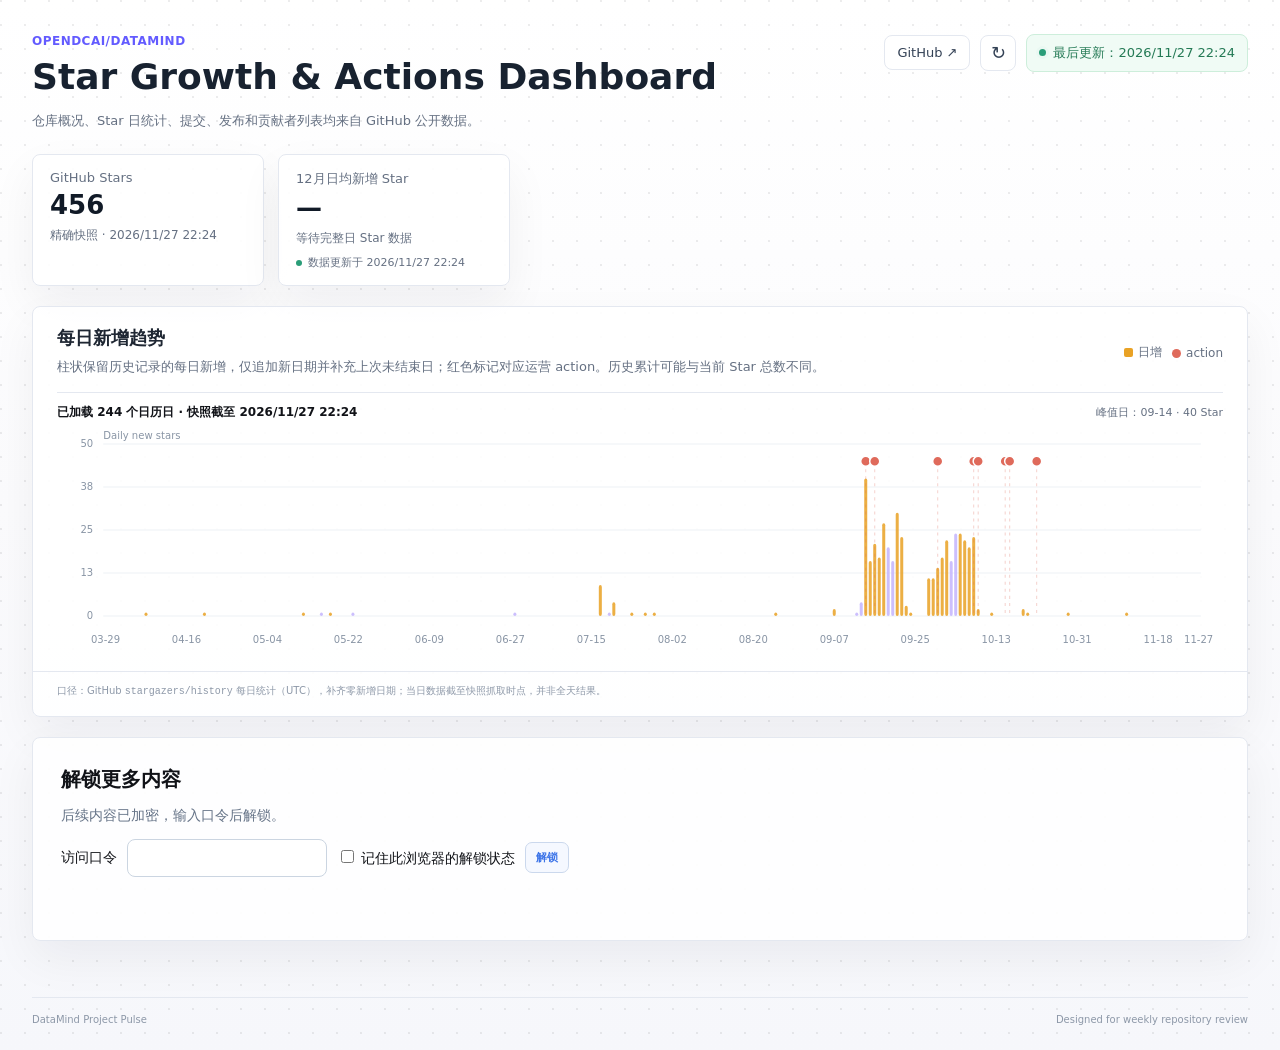
<file: index.html>
<!doctype html>
<html lang="zh-CN">
  <head>
    <meta charset="utf-8" />
    <meta name="viewport" content="width=device-width, initial-scale=1" />
    <meta name="theme-color" content="#f3f5f8" />
    <title>Star Growth &amp; Actions Dashboard</title>
    <link rel="icon" href="./favicon.ico?v=20260918-star" sizes="16x16 32x32 48x48 64x64" />
    <link rel="icon" href="./favicon.png?v=20260918-star" type="image/png" sizes="512x512" />
    <link rel="apple-touch-icon" href="./apple-touch-icon.png?v=20260918-star" sizes="180x180" />
    <link rel="stylesheet" href="./styles.css?v=20260918-compact" />
    <link rel="stylesheet" href="./dataflex-theme.css?v=20260918" />
      <link rel="stylesheet" href="./access-gate.css?v=encrypted-1" />
  </head>
  <body>
    <div class="app-shell">
      <header class="intro-grid" aria-labelledby="page-title">
          <div class="intro-copy">
            <p class="eyebrow">OpenDCAI/DataMind</p>
            <h1 id="page-title">Star Growth &amp; Actions Dashboard</h1>
            <p class="intro-text">
              仓库概况、Star 日统计、提交、发布和贡献者列表均来自 GitHub 公开数据。
            </p>
          </div>
          <aside class="intro-side intro-controls">
            <nav class="top-actions" aria-label="数据状态与项目链接">
              <span class="snapshot-status"><i></i><span id="dataStatus">连接 GitHub API…</span></span>
              <a class="quiet-button" href="https://github.com/OpenDCAI/DataMind" target="_blank" rel="noreferrer">GitHub <span aria-hidden="true">↗</span></a>
              <button class="icon-button" id="refreshButton" type="button" aria-label="刷新看板数据" title="刷新看板数据">↻</button>
            </nav>
          </aside>
      </header>

      <main>
        <section class="metric-grid" aria-label="项目概览指标">
          <article class="metric-card metric-primary">
            <div class="metric-topline"><span>GitHub Stars</span></div>
            <strong id="metricStars">—</strong>
            <p id="metricStarsNote">读取仓库公开数据</p>
          </article>
          <article class="metric-card">
            <div class="metric-topline"><span id="metricOctoberAverageLabel">10月日均新增 Star</span></div>
            <strong id="metricOctoberAverage">—</strong>
            <p id="metricOctoberAverageNote">读取 GitHub Star 日统计</p>
            <div class="metric-source-line"><i></i><span id="metricOctoberAverageSource">GitHub Star 日统计</span></div>
          </article>
        </section>

        <section class="panel chart-panel" id="trend">
          <div class="panel-heading">
            <div>
              <h2>每日新增趋势</h2>
              <p>柱状保留历史记录的每日新增，仅追加新日期并补充上次未结束日；红色标记对应运营 action。历史累计可能与当前 Star 总数不同。</p>
            </div>
            <div class="panel-controls">
              <div class="chart-legend" aria-label="图例">
                <span><i class="legend-mark bar-mark"></i>日增</span>
                <span><i class="legend-mark action-mark"></i>action</span>
              </div>
            </div>
          </div>
          <div class="chart-summary">
            <strong id="trendSummary">等待 GitHub Star 时间戳</strong>
            <span id="trendPeak">—</span>
          </div>
          <div class="chart-wrap" id="trendChart" aria-label="每日新增趋势图"></div>
          <div class="traffic-snapshot-note">口径：GitHub <code>stargazers/history</code> 每日统计（UTC），补齐零新增日期；当日数据截至快照抓取时点，并非全天结果。</div>
        </section>

        <section class="panel" id="accessGate" aria-labelledby="accessTitle">
          <h2 id="accessTitle">解锁更多内容</h2>
          <p>后续内容已加密，输入口令后解锁。</p>
          <form id="accessForm">
            <label for="accessPassword">访问口令</label>
            <input id="accessPassword" type="password" autocomplete="current-password" required aria-describedby="accessError" />
            <label><input id="rememberUnlock" type="checkbox" /> 记住此浏览器的解锁状态</label>
            <button class="inline-button" type="submit">解锁</button>
          </form>
          <p id="accessError" role="status" aria-live="polite"></p>
        </section>
      </main>
      <footer class="footer"><span>DataMind Project Pulse</span><span>Designed for weekly repository review</span></footer>
    </div>
    <div class="toast" id="toast" role="status" aria-live="polite"></div>
    <script src="./data/stars.js"></script>
    <script src="./encrypted/dashboard.js"></script>
    <script src="./public.js"></script>
    <script src="./access-gate.js"></script>
  </body>
</html>
</file>
<file: styles.css>
:root {
  color-scheme: light;
  --bg: #f3f5f8;
  --panel: #ffffff;
  --ink: #182230;
  --muted: #6d7889;
  --subtle: #8d98a8;
  --line: #dfe4ec;
  --line-strong: #ccd5e2;
  --soft: #f7f9fc;
  --blue: #3b73e8;
  --blue-soft: #eaf1ff;
  --orange: #e9a225;
  --orange-soft: #fff4df;
  --green: #2a9d78;
  --green-soft: #eaf8f2;
  --coral: #df6a5b;
  --coral-soft: #fff0ed;
  --shadow: 0 9px 30px rgba(24, 34, 48, 0.055);
  --shadow-hover: 0 12px 34px rgba(24, 34, 48, 0.1);
  --radius: 9px;
}

* {
  box-sizing: border-box;
}

html {
  scroll-behavior: smooth;
}

body {
  margin: 0;
  background: var(--bg);
  color: var(--ink);
  font-family: Inter, ui-sans-serif, system-ui, -apple-system, BlinkMacSystemFont, "Segoe UI", "Noto Sans SC", sans-serif;
  font-size: 14px;
}

a {
  color: inherit;
}

button {
  font: inherit;
}

.app-shell {
  min-height: 100vh;
}

.top-actions {
  display: flex;
  align-items: center;
  flex-wrap: wrap;
  gap: 9px;
  margin-top: 14px;
  border-top: 1px solid var(--line);
  padding-top: 14px;
}

.top-actions .snapshot-status {
  flex: 1 0 100%;
  min-width: 0;
  line-height: 1.35;
}

.snapshot-status,
.quiet-button,
.icon-button,
.pending-pill,
.period-pill {
  border: 1px solid var(--line);
  border-radius: 8px;
  background: #fff;
}

.source-pill {
  display: inline-flex;
  align-items: center;
  gap: 8px;
  border: 1px solid #cfe4d9;
  border-radius: 999px;
  background: var(--green-soft);
  padding: 7px 10px;
  color: #287b61;
  font-size: 11px;
  font-weight: 750;
  white-space: nowrap;
}

.source-pill i {
  width: 7px;
  height: 7px;
  border-radius: 50%;
  background: var(--green);
}

.snapshot-status {
  display: inline-flex;
  align-items: center;
  gap: 7px;
  padding: 8px 10px;
  color: var(--muted);
  font-size: 12px;
}

.snapshot-status i,
.pending-pill i {
  width: 7px;
  height: 7px;
  border-radius: 50%;
  background: var(--green);
  box-shadow: 0 0 0 3px var(--green-soft);
}

.snapshot-status.status-error {
  border-color: #f0c9c2;
  background: #fff6f4;
  color: #a24d41;
}

.snapshot-status.status-error i {
  background: var(--coral);
  box-shadow: 0 0 0 3px var(--coral-soft);
}

.quiet-button,
.icon-button {
  color: #334155;
  cursor: pointer;
  text-decoration: none;
  transition: border-color 0.15s ease, background 0.15s ease, color 0.15s ease, transform 0.15s ease;
}

.inline-button {
  border: 1px solid #cbd8ed;
  border-radius: 7px;
  background: #f5f8ff;
  padding: 7px 10px;
  color: var(--blue);
  cursor: pointer;
  font-size: 11px;
  font-weight: 750;
  transition: border-color 0.15s ease, background 0.15s ease, transform 0.15s ease;
}

.inline-button:hover {
  border-color: #9eb8e8;
  background: #edf3ff;
}

.inline-button:active {
  transform: translateY(1px);
}

.inline-button:disabled {
  cursor: wait;
  opacity: 0.55;
}

.quiet-button {
  padding: 8px 11px;
}

.icon-button {
  display: inline-grid;
  place-items: center;
  width: 36px;
  height: 36px;
  font-size: 18px;
}

.quiet-button:hover,
.icon-button:hover {
  border-color: #b9c7da;
  background: #f7faff;
  color: var(--blue);
}

.quiet-button:active,
.icon-button:active {
  transform: translateY(1px);
}

main {
  display: grid;
  grid-template-columns: repeat(12, minmax(0, 1fr));
  gap: 18px;
  max-width: 1480px;
  margin: 0 auto;
  padding: 34px 42px 54px;
}

main > section {
  grid-column: 1 / -1;
}

.intro-grid {
  display: grid;
  grid-template-columns: minmax(0, 1.5fr) minmax(300px, 0.5fr);
  gap: 22px;
  padding: 7px 2px 5px;
}

.intro-copy {
  min-width: 0;
}

.eyebrow,
.section-kicker {
  margin: 0;
  color: var(--blue);
  font-size: 11px;
  font-weight: 800;
  letter-spacing: 0.13em;
}

.intro-copy h1 {
  max-width: 860px;
  margin: 10px 0 8px;
  color: var(--ink);
  font-size: clamp(28.9px, 3.4vw, 44.2px);
  font-weight: 780;
  letter-spacing: 0;
  line-height: 1.08;
}

.intro-text {
  max-width: 680px;
  color: var(--muted);
  font-size: 16px;
  line-height: 1.65;
}

.intro-side {
  align-self: start;
  border-left: 2px solid var(--blue);
  padding: 8px 0 8px 18px;
}

.intro-controls {
  border-left: 0;
  padding: 0;
}

.intro-controls .top-actions {
  margin-top: 0;
  border-top: 0;
  padding-top: 0;
}

.metric-grid {
  display: grid;
  grid-template-columns: repeat(2, minmax(0, 1fr));
  gap: 13px;
}

.metric-card {
  min-height: 120px;
  border: 1px solid var(--line);
  border-radius: var(--radius);
  background: var(--panel);
  box-shadow: var(--shadow);
  padding: 12px 17px 10px;
  transition: border-color 0.15s ease, box-shadow 0.15s ease, transform 0.15s ease;
}

.metric-card:hover {
  border-color: #cbd7e5;
  box-shadow: var(--shadow-hover);
  transform: translateY(-1px);
}

.metric-primary {
  border-top: 3px solid var(--blue);
  padding-top: 10px;
}

.metric-topline,
.metric-card p,
.metric-source-line {
  color: var(--muted);
}

.metric-topline {
  display: flex;
  align-items: center;
  justify-content: space-between;
  gap: 9px;
  font-size: 12px;
  font-weight: 650;
}

.metric-card > strong {
  display: block;
  margin-top: 8px;
  color: #111a27;
  font-size: 34px;
  font-weight: 780;
  line-height: 1;
}

.metric-card p {
  margin: 7px 0 0;
  font-size: 11px;
  line-height: 1.4;
}

.metric-badge {
  border-radius: 999px;
  background: #f1f4f8;
  padding: 4px 7px;
  color: #768196;
  font-size: 10px;
  font-weight: 750;
  white-space: nowrap;
}

.metric-badge.positive {
  background: var(--green-soft);
  color: #23805f;
}

.metric-spark {
  display: flex;
  align-items: end;
  gap: 3px;
  height: 16px;
  margin-top: 7px;
}

.metric-spark span {
  width: 12px;
  border-radius: 2px 2px 0 0;
  background: currentColor;
  opacity: 0.28;
}

.metric-spark span:nth-child(1) { height: 35%; }
.metric-spark span:nth-child(2) { height: 51%; }
.metric-spark span:nth-child(3) { height: 43%; }
.metric-spark span:nth-child(4) { height: 67%; }
.metric-spark span:nth-child(5) { height: 59%; }
.metric-spark span:nth-child(6) { height: 81%; }
.metric-spark span:nth-child(7) { height: 100%; opacity: 0.75; }
.spark-blue { color: var(--blue); }
.spark-orange { color: var(--orange); }
.spark-green { color: var(--green); }
.spark-slate { color: #8a97aa; }

.metric-source-line {
  display: flex;
  align-items: center;
  gap: 6px;
  margin-top: 8px;
  font-size: 11px;
}

.metric-source-line i {
  width: 6px;
  height: 6px;
  border-radius: 50%;
  background: var(--green);
}

.panel {
  overflow: hidden;
  border: 1px solid var(--line);
  border-radius: var(--radius);
  background: var(--panel);
  box-shadow: var(--shadow);
}

.panel-heading {
  display: flex;
  align-items: flex-start;
  justify-content: space-between;
  gap: 20px;
  padding: 21px 23px 13px;
}

.section-kicker {
  margin-bottom: 8px;
  color: var(--subtle);
  font-size: 10px;
}

.panel-heading h2 {
  margin: 0;
  color: #202b39;
  font-size: 19px;
  font-weight: 760;
  line-height: 1.25;
}

.panel-heading p {
  max-width: 760px;
  margin: 7px 0 0;
  color: var(--muted);
  font-size: 12px;
  line-height: 1.55;
}

.panel-controls {
  display: grid;
  justify-items: end;
  gap: 10px;
}

.segmented-control {
  display: inline-flex;
  border: 1px solid var(--line);
  border-radius: 7px;
  background: var(--soft);
  padding: 2px;
}

.segmented-control button {
  border: 0;
  border-radius: 5px;
  background: transparent;
  padding: 5px 9px;
  color: var(--muted);
  cursor: pointer;
  font-size: 10px;
  font-weight: 800;
}

.segmented-control button.is-active {
  background: #fff;
  color: var(--blue);
  box-shadow: 0 1px 4px rgba(24, 34, 48, 0.08);
}

.chart-legend,
.region-legend {
  display: flex;
  align-items: center;
  flex-wrap: wrap;
  gap: 11px;
  color: var(--muted);
  font-size: 11px;
}

.legend-mark,
.legend-square {
  display: inline-block;
  width: 9px;
  height: 9px;
  margin-right: 5px;
  border-radius: 50%;
  vertical-align: -1px;
}

.bar-mark { background: var(--orange); border-radius: 2px; }
.line-mark { background: var(--blue); }
.action-mark { background: var(--coral); }

.chart-summary {
  display: flex;
  align-items: center;
  justify-content: space-between;
  gap: 12px;
  margin: 2px 23px 0;
  border-top: 1px solid var(--line);
  padding-top: 11px;
}

.chart-summary strong {
  font-size: 12px;
  font-weight: 700;
}

.chart-summary span {
  color: var(--muted);
  font-size: 11px;
  white-space: nowrap;
}

.chart-wrap {
  position: relative;
  min-height: 238px;
  padding: 5px 20px 13px;
}

.empty-state {
  display: grid;
  place-items: center;
  align-content: center;
  min-height: 250px;
  gap: 8px;
  border: 1px dashed #cbd5e1;
  border-radius: 8px;
  background: #fafbfd;
  color: var(--muted);
  text-align: center;
}

.empty-state strong {
  color: #586679;
  font-size: 13px;
}

.empty-state span {
  font-size: 11px;
}

.external-chart-wrap {
  padding: 8px 0 0;
}

.external-chart-note {
  display: flex;
  align-items: center;
  justify-content: space-between;
  gap: 12px;
  margin: 0 2px 9px;
  color: var(--muted);
  font-size: 11px;
}

.external-chart-note strong {
  color: #4b596c;
  font-size: 12px;
}

.external-chart-image {
  display: block;
  width: 100%;
  min-height: 260px;
  border: 1px solid var(--line);
  border-radius: 8px;
  background: #fff;
  object-fit: contain;
}

.empty-state-chart-note {
  margin-top: 8px;
  color: var(--subtle);
  font-size: 10px;
  text-align: right;
}

.traffic-chart-grid {
  display: grid;
  grid-template-columns: minmax(0, 1fr);
  gap: 12px;
  padding: 3px 23px 18px;
}

.traffic-chart-card,
.traffic-table-card {
  min-width: 0;
  border: 1px solid var(--line);
  border-radius: 8px;
  background: #fbfcfe;
  padding: 13px 14px 8px;
}

.traffic-combined-legend {
  display: flex;
  flex-wrap: wrap;
  gap: 12px 28px;
  padding: 6px 8px 14px;
}

.traffic-series-key {
  display: inline-flex;
  align-items: center;
  gap: 8px;
  color: #526176;
  font-size: 12px;
}

.traffic-series-key i {
  width: 22px;
  height: 3px;
  border-radius: 2px;
  background: var(--series-color);
}

.traffic-series-key strong {
  color: var(--series-color);
  font-variant-numeric: tabular-nums;
}

.traffic-card-head {
  display: flex;
  align-items: baseline;
  justify-content: space-between;
  gap: 12px;
}

.traffic-card-head h3 {
  margin: 0;
  color: #334155;
  font-size: 13px;
}

.traffic-card-head span,
.traffic-card-head strong {
  color: var(--muted);
  font-size: 10px;
}

.traffic-card-head strong {
  color: #2c946f;
  font-size: 12px;
  white-space: nowrap;
}

.traffic-chart-canvas {
  position: relative;
  overflow-x: auto;
  padding-top: 7px;
}

.traffic-chart-canvas svg {
  display: block;
  width: 100%;
  min-width: 760px;
}

.traffic-date-hit {
  fill: transparent;
  pointer-events: all;
}

.traffic-date-hit:focus-visible {
  outline: none;
  stroke: #94a3b8;
  stroke-dasharray: 3 4;
}

.traffic-hover-guide {
  stroke: #94a3b8;
  stroke-dasharray: 4 4;
  pointer-events: none;
}

.traffic-tooltip {
  position: absolute;
  z-index: 2;
  width: 218px;
  max-width: calc(100% - 16px);
  padding: 12px 14px;
  border: 1px solid var(--line);
  border-radius: 9px;
  background: #fff;
  box-shadow: 0 6px 22px rgba(24, 34, 48, 0.12);
  color: #344256;
  font-size: 12px;
  pointer-events: none;
}

.traffic-tooltip > strong {
  display: block;
  margin-bottom: 9px;
}

.traffic-tooltip-row {
  display: grid;
  grid-template-columns: 7px 1fr auto;
  align-items: center;
  gap: 8px;
  line-height: 1.9;
}

.traffic-tooltip-row i {
  width: 7px;
  height: 7px;
  border-radius: 50%;
}

.traffic-tooltip-row b {
  font-variant-numeric: tabular-nums;
}

.traffic-grid-line {
  stroke: #dfe7e4;
  stroke-width: 1;
}

.traffic-axis-label {
  fill: #82908e;
  font-size: 10px;
}

.traffic-bar-mark {
  fill: #bfe6d4;
}

.traffic-line-mark {
  fill: none;
  stroke: currentColor;
  stroke-linecap: round;
  stroke-linejoin: round;
  stroke-width: 2.5;
}

.traffic-point-mark {
  fill: currentColor;
  stroke: #fff;
  stroke-width: 1.5;
}

.traffic-daily-details {
  margin: 0 23px 18px;
  border: 1px solid #e4eaf3;
  border-radius: 12px;
  background: #fff;
  overflow: hidden;
}

.traffic-daily-details summary {
  display: flex;
  align-items: center;
  justify-content: space-between;
  gap: 12px;
  padding: 14px 16px;
  color: #435169;
  font-size: 12px;
  font-weight: 650;
  list-style: none;
  cursor: pointer;
}

.traffic-daily-details summary::-webkit-details-marker { display: none; }
.traffic-daily-details summary:hover { background: #f8faff; }
.traffic-daily-details summary:focus-visible { outline: 2px solid var(--blue); outline-offset: -3px; }
.traffic-daily-details small { margin-left: 8px; color: #8390a2; font-size: 10px; font-weight: 400; }
.traffic-details-toggle { display: inline-flex; align-items: center; gap: 10px; white-space: nowrap; color: #758298; }
.traffic-details-toggle i { width: 6px; height: 6px; border-right: 1.5px solid currentColor; border-bottom: 1.5px solid currentColor; transform: rotate(45deg); }
.traffic-daily-details .when-open { display: none; }
.traffic-daily-details[open] .when-open { display: inline; }
.traffic-daily-details[open] .when-closed { display: none; }
.traffic-daily-details[open] .traffic-details-toggle i { transform: rotate(225deg); }

.traffic-daily-table-scroll {
  max-height: 360px;
  overflow: auto;
  border-top: 1px solid #e8edf5;
}

.traffic-daily-table {
  width: 100%;
  min-width: 760px;
  border-collapse: separate;
  border-spacing: 0;
  font-variant-numeric: tabular-nums;
}

.traffic-daily-table th,
.traffic-daily-table td {
  padding: 12px 16px;
  text-align: left;
  white-space: nowrap;
  border-bottom: 1px solid #edf1f7;
  font-size: 12px;
}

.traffic-daily-table th {
  position: sticky;
  top: 0;
  z-index: 1;
  background: #f6f8fc;
  color: #617087;
  font-weight: 700;
}

.traffic-daily-table td { color: #344256; font-weight: 400; }
.traffic-daily-table tbody tr:hover { background: #fafbfe; }
.traffic-daily-table-note { margin: 0; padding: 10px 16px; color: #8390a2; font-size: 10px; line-height: 1.6; border-top: 1px solid #edf1f7; }

.traffic-snapshot-note {
  border-top: 1px solid var(--line);
  padding: 11px 23px 15px;
  color: var(--subtle);
  font-size: 10px;
  line-height: 1.5;
}

.traffic-tables {
  display: grid;
  grid-template-columns: minmax(0, 0.9fr) minmax(0, 1.1fr);
  gap: 12px;
  padding: 3px 23px 18px;
}

.traffic-table-card {
  padding-bottom: 3px;
}

.traffic-table-card .subsection-heading {
  margin-bottom: 5px;
}

.traffic-table-card table {
  min-width: 360px;
}

.traffic-table-card td,
.traffic-table-card th {
  padding-right: 6px;
  padding-left: 6px;
}

.traffic-name {
  color: #3e6fbf;
  font-weight: 700;
  white-space: nowrap;
}

.region-empty {
  grid-column: 1 / -1;
  min-height: 122px;
}

.compact-empty {
  min-height: 112px;
}

.table-empty {
  padding: 32px 12px;
  color: var(--muted);
  text-align: center;
}

.chart-wrap svg {
  display: block;
  width: 100%;
  min-width: 720px;
  height: auto;
  overflow: visible;
}

.chart-grid-line {
  stroke: #edf1f5;
  stroke-width: 1;
}

.chart-axis-label {
  fill: #8995a5;
  font-size: 10px;
}

.chart-phase {
  fill: #f7f9fc;
}

.chart-phase-label {
  fill: #9ca7b5;
  font-size: 10px;
  font-weight: 700;
}

.chart-bar {
  fill: var(--orange);
  opacity: 0.86;
  rx: 2;
}

.chart-bar-weekend {
  fill: #c4b5fd;
}

.chart-bar:hover {
  opacity: 1;
}

.chart-line {
  fill: none;
  stroke: var(--blue);
  stroke-linecap: round;
  stroke-linejoin: round;
  stroke-width: 2.8;
}

.chart-point {
  fill: #fff;
  stroke: var(--blue);
  stroke-width: 2;
}

.action-marker {
  fill: var(--coral);
  stroke: #fff;
  stroke-width: 1.5;
}

.chart-tooltip {
  position: absolute;
  z-index: 5;
  display: none;
  min-width: 144px;
  border: 1px solid var(--line);
  border-radius: 7px;
  background: rgba(255, 255, 255, 0.98);
  box-shadow: var(--shadow-hover);
  padding: 9px 11px;
  pointer-events: none;
  transform: translate(-50%, calc(-100% - 10px));
}

.chart-tooltip.is-visible {
  display: block;
}

.chart-tooltip strong,
.chart-tooltip span {
  display: block;
}

.chart-tooltip strong {
  font-size: 12px;
}

.chart-tooltip span {
  margin-top: 4px;
  color: var(--muted);
  font-size: 11px;
}

.placeholder-panel .panel-heading {
  padding-bottom: 16px;
}

.pending-pill,
.period-pill {
  display: inline-flex;
  align-items: center;
  gap: 8px;
  padding: 7px 10px;
  color: #b56c1c;
  font-size: 11px;
  font-weight: 750;
  white-space: nowrap;
}

.pending-pill {
  border-color: #f0d8b1;
  background: #fffaf1;
}

.pending-pill i {
  background: var(--orange);
  box-shadow: 0 0 0 3px var(--orange-soft);
}

.period-pill {
  border-color: #cfdbf2;
  background: var(--blue-soft);
  color: #3c68b6;
}

.placeholder-layout,
.traffic-placeholder {
  display: grid;
  grid-template-columns: minmax(0, 1.6fr) minmax(260px, 0.4fr);
  gap: 18px;
  padding: 0 23px 23px;
}

.screenshot-slot,
.traffic-screen {
  overflow: hidden;
  border: 1px dashed #bbc9da;
  border-radius: 8px;
  background: #f8fafc;
}

.slot-toolbar {
  display: flex;
  align-items: center;
  justify-content: space-between;
  min-height: 34px;
  border-bottom: 1px solid var(--line);
  padding: 0 11px;
  color: #8995a5;
  font-size: 10px;
}

.slot-canvas {
  display: grid;
  place-items: center;
  align-content: center;
  min-height: 236px;
  gap: 7px;
  color: var(--muted);
}

.slot-canvas .slot-icon {
  display: grid;
  place-items: center;
  width: 32px;
  height: 32px;
  border: 1px solid #c7d2df;
  border-radius: 50%;
  color: var(--blue);
  font-size: 21px;
  font-weight: 400;
}

.slot-canvas strong {
  color: #536174;
  font-size: 13px;
}

.slot-canvas span {
  font-size: 11px;
}

.mapping-panel,
.traffic-guide {
  border-left: 1px solid var(--line);
  padding: 5px 0 5px 18px;
}

.mapping-title {
  margin-bottom: 14px;
  color: #3d4a5d;
  font-size: 11px;
  font-weight: 800;
  letter-spacing: 0.06em;
  text-transform: uppercase;
}

.mapping-row {
  display: grid;
  grid-template-columns: 9px minmax(0, 1fr) auto;
  align-items: center;
  gap: 8px;
  padding: 10px 0;
  border-bottom: 1px solid #edf0f4;
}

.mapping-row strong {
  font-size: 12px;
}

.mapping-row em {
  color: var(--subtle);
  font-size: 10px;
  font-style: normal;
}

.mapping-dot {
  width: 8px;
  height: 8px;
  border-radius: 2px;
}

.mapping-dot.green { background: var(--green); }
.mapping-dot.orange { background: var(--orange); }
.mapping-dot.coral { background: var(--coral); }

.mapping-note,
.traffic-guide .guide-item span,
.traffic-guide .guide-callout {
  color: var(--muted);
  font-size: 11px;
  line-height: 1.55;
}

.mapping-note {
  margin-top: 16px;
}

.source-note {
  color: var(--subtle);
  font-size: 11px;
  white-space: nowrap;
}

.region-grid {
  display: grid;
  grid-template-columns: repeat(auto-fit, minmax(280px, 1fr));
  gap: 12px;
  padding: 5px 23px 18px;
}

.region-card {
  border: 1px solid var(--line);
  border-radius: 8px;
  background: #fbfcfe;
  padding: 14px;
}

.region-card-header {
  display: flex;
  align-items: start;
  justify-content: space-between;
  gap: 10px;
}

.region-card strong {
  font-size: 14px;
}

.region-card small {
  color: var(--subtle);
  font-size: 10px;
}

.region-total {
  color: var(--muted);
  font-size: 11px;
  white-space: nowrap;
}

.region-bar {
  display: grid;
  grid-template-columns: var(--china) var(--overseas) var(--unknown);
  height: 11px;
  margin: 16px 0 10px;
  overflow: hidden;
  border-radius: 999px;
  background: #edf1f5;
}

.region-bar i:nth-child(1) { background: var(--coral); }
.region-bar i:nth-child(2) { background: var(--blue); }
.region-bar i:nth-child(3) { background: #cfd7e2; }

.region-meta {
  display: flex;
  flex-wrap: wrap;
  gap: 6px 10px;
  overflow-wrap: anywhere;
  justify-content: space-between;
  color: var(--muted);
  font-size: 10px;
}

.region-meta b {
  color: #39475a;
  font-size: 11px;
}

.region-footer {
  display: flex;
  align-items: center;
  justify-content: space-between;
  gap: 14px;
  border-top: 1px solid var(--line);
  padding: 12px 23px 15px;
  color: var(--muted);
  font-size: 11px;
}

.region-footer strong {
  color: var(--blue);
}

.legend-square {
  border-radius: 2px;
}

.legend-square.china { background: var(--coral); }
.legend-square.overseas { background: var(--blue); }
.legend-square.unknown { background: #cfd7e2; }

#calendar {
  border: 1px solid #e7edf5;
  border-radius: 16px;
  box-shadow: 0 12px 36px rgba(35, 52, 79, 0.05);
  padding-bottom: 30px;
}

#calendar .panel-heading {
  align-items: flex-start;
  flex-wrap: wrap;
  gap: 18px;
  padding: 28px 30px 22px;
}

#calendar .panel-heading h2 {
  color: #252f3d;
  font-size: 21px;
  letter-spacing: 0;
}

#calendar .panel-heading p {
  max-width: none;
  color: #78849a;
  font-size: 14px;
  margin-top: 8px;
}

.calendar-toolbar {
  display: flex;
  align-items: center;
  gap: 14px;
}

.calendar-toolbar strong {
  min-width: 128px;
  color: #252f3d;
  font-size: 18px;
  white-space: nowrap;
  text-align: center;
}

.calendar-toolbar .icon-button,
.calendar-view-button {
  height: 44px;
  border: 1px solid #e7edf5;
  border-radius: 10px;
  background: #fff;
  color: #69778c;
  cursor: pointer;
}

.calendar-toolbar .icon-button {
  width: 44px;
  font-size: 23px;
}

.calendar-view-button {
  padding: 0 14px;
  color: #526176;
  font-size: 15px;
  white-space: nowrap;
}

.calendar-view-button:hover,
.calendar-toolbar .icon-button:hover {
  background: #f6f8fc;
}

.calendar-toolbar button:focus-visible,
.calendar-action:focus-visible {
  outline: 2px solid #2563eb;
  outline-offset: 2px;
}

.calendar-wrap {
  overflow-x: auto;
  margin: 0 30px;
  padding: 0;
}

.calendar-grid {
  display: grid;
  grid-template-columns: repeat(7, minmax(155px, 1fr));
  min-width: 1085px;
  overflow: hidden;
  border-top: 1px solid #e7edf5;
  border-left: 1px solid #e7edf5;
  border-radius: 14px 14px 0 0;
}

.weekday,
.calendar-cell {
  border-right: 1px solid #edf0f6;
  border-bottom: 1px solid #edf0f6;
}

.weekday {
  background: #f6f8fc;
  padding: 12px 10px;
  color: #748198;
  font-size: 14px;
  font-weight: 700;
  text-align: center;
}

.calendar-cell {
  min-width: 0;
  min-height: 96px;
  background: #fff;
  padding: 12px;
}

.calendar-cell:has(.calendar-action) {
  min-height: 168px;
}

.calendar-cell.is-empty {
  background: #f8f9fb;
}

.calendar-cell.weekend {
  background: #faf9ff;
}

.date-row strong {
  color: #293649;
  font-size: 14.3px;
  line-height: 1.2;
  font-weight: 750;
}

.day-count {
  display: flex;
  align-items: baseline;
  gap: 10px;
  margin: 8px 0;
  color: #7d899e;
  font-size: 9.75px;
  font-weight: 750;
  font-variant-numeric: tabular-nums;
  line-height: 1.4;
}

.day-count strong {
  color: #252f3d;
  font-size: inherit;
}

.calendar-actions {
  display: grid;
  gap: 6px;
}

.calendar-action {
  display: block;
  overflow: hidden;
  border: 1px solid #e6eaf0;
  border-radius: 5px;
  background: #fbfcfe;
  padding: 4px 5px;
  color: #556276;
  font-size: 6.5px;
  font-weight: 700;
  text-overflow: ellipsis;
  white-space: nowrap;
  cursor: pointer;
}

.calendar-promotion {
  --promotion-color: #2563eb;
  --promotion-border: #cbdfff;
  --promotion-background: #f3f7ff;
  display: block;
  padding: 6px 7px;
  border-radius: 7px;
  white-space: normal;
  overflow-wrap: anywhere;
  text-decoration: none;
  border-color: var(--promotion-border);
  background: var(--promotion-background);
  color: #344256;
  font-size: 8.45px;
  line-height: 1.4;
}

.calendar-promotion[data-platform="Reddit"] {
  --promotion-color: #e65100;
  --promotion-border: #ffd4ba;
  --promotion-background: #fff7f1;
}

.calendar-promotion[data-platform="小红书"] {
  --promotion-color: #e02f52;
  --promotion-border: #ffcbd4;
  --promotion-background: #fff3f5;
}

.promotion-platform {
  color: var(--promotion-color);
  margin-right: 3px;
}

.calendar-promotion:hover,
.calendar-promotion:focus-visible {
  border-color: var(--promotion-color);
  background: var(--promotion-background);
  color: #344256;
}

.calendar-action:not(.calendar-promotion):hover {
  border-color: #c7d8f6;
  background: var(--blue-soft);
  color: var(--blue);
}

.traffic-placeholder {
  grid-template-columns: minmax(0, 1.7fr) minmax(260px, 0.3fr);
}

.traffic-chart-mock {
  position: relative;
  min-height: 242px;
  padding: 20px 22px 20px 48px;
}

.mock-axis {
  position: absolute;
  top: 20px;
  bottom: 28px;
  left: 14px;
  display: flex;
  flex-direction: column;
  justify-content: space-between;
  color: #9ba6b5;
  font-size: 9px;
}

.mock-lines {
  position: absolute;
  inset: 20px 22px 28px 48px;
  display: flex;
  align-items: end;
  justify-content: space-around;
  border-bottom: 1px solid #dce3ed;
  background: repeating-linear-gradient(to bottom, transparent 0, transparent 49px, #edf1f5 50px, transparent 51px);
}

.mock-lines i {
  position: relative;
  display: block;
  width: 10%;
  border-radius: 3px 3px 0 0;
  background: linear-gradient(to top, rgba(59, 115, 232, 0.15), rgba(59, 115, 232, 0.5));
}

.mock-lines i:nth-child(1) { height: 22%; }
.mock-lines i:nth-child(2) { height: 38%; }
.mock-lines i:nth-child(3) { height: 31%; }
.mock-lines i:nth-child(4) { height: 54%; }
.mock-lines i:nth-child(5) { height: 47%; }
.mock-lines i:nth-child(6) { height: 72%; }
.mock-lines i:nth-child(7) { height: 64%; }

.mock-lines i::after {
  position: absolute;
  top: -5px;
  left: 50%;
  width: 8px;
  height: 8px;
  border: 2px solid #fff;
  border-radius: 50%;
  background: var(--blue);
  box-shadow: 0 0 0 1px var(--blue);
  content: "";
  transform: translateX(-50%);
}

.mock-labels {
  position: absolute;
  right: 22px;
  bottom: 10px;
  left: 48px;
  display: flex;
  justify-content: space-around;
  color: #9ba6b5;
  font-size: 9px;
}

.mock-message {
  position: absolute;
  top: 50%;
  left: 50%;
  border: 1px solid #dce5f1;
  border-radius: 999px;
  background: rgba(255, 255, 255, 0.84);
  padding: 7px 11px;
  color: #7b8797;
  font-size: 11px;
  transform: translate(-50%, -50%);
}

.traffic-guide .guide-item {
  display: grid;
  gap: 4px;
  padding: 9px 0;
  border-bottom: 1px solid #edf0f4;
}

.traffic-guide .guide-item strong {
  font-size: 11px;
}

.traffic-guide .guide-callout {
  margin-top: 15px;
  border-left: 2px solid var(--orange);
  padding-left: 10px;
}

.network-summary {
  display: flex;
  align-items: center;
  justify-content: space-between;
  gap: 20px;
  margin: 2px 23px 17px;
  border-top: 1px solid var(--line);
  border-bottom: 1px solid var(--line);
  padding: 13px 0;
}

.network-actions {
  display: flex;
  align-items: center;
  gap: 10px;
  padding: 0 23px 17px;
}

.network-actions > span {
  color: var(--subtle);
  font-size: 10px;
  line-height: 1.45;
}

.network-lead {
  display: flex;
  align-items: center;
  gap: 14px;
}

.network-score {
  display: flex;
  align-items: baseline;
  gap: 2px;
  min-width: 81px;
}

.network-score strong {
  color: var(--blue);
  font-size: 34px;
  line-height: 1;
}

.network-score span {
  color: var(--subtle);
  font-size: 11px;
}

.network-lead > div:last-child > strong {
  font-size: 13px;
}

.network-lead p {
  max-width: 590px;
  margin: 4px 0 0;
  color: var(--muted);
  font-size: 11px;
  line-height: 1.5;
}

.network-meta {
  display: flex;
  flex-wrap: wrap;
  justify-content: end;
  gap: 7px;
}

.network-meta span {
  border-radius: 999px;
  background: #f3f6fa;
  padding: 6px 9px;
  color: var(--muted);
  font-size: 10px;
}

.insight-grid {
  display: grid;
  grid-template-columns: repeat(3, minmax(0, 1fr));
  gap: 11px;
  padding: 0 23px 18px;
}

.insight-card {
  min-height: 132px;
  border: 1px solid var(--line);
  border-top: 3px solid var(--blue);
  border-radius: 8px;
  background: #fbfcfe;
  padding: 13px 14px;
}

.insight-card.insight-orange { border-top-color: var(--orange); }
.insight-card.insight-green { border-top-color: var(--green); }

.insight-index {
  color: var(--subtle);
  font-size: 10px;
  font-weight: 800;
}

.insight-card strong {
  display: block;
  margin-top: 10px;
  color: #334155;
  font-size: 13px;
}

.insight-card p {
  margin: 6px 0 0;
  color: var(--muted);
  font-size: 11px;
  line-height: 1.5;
}

.network-body {
  display: grid;
  grid-template-columns: minmax(240px, 0.34fr) minmax(0, 0.66fr);
  gap: 18px;
  padding: 0 23px 16px;
}

.category-panel,
.network-table-panel {
  min-width: 0;
  border-top: 1px solid var(--line);
  padding-top: 14px;
}

.subsection-heading {
  display: flex;
  align-items: baseline;
  justify-content: space-between;
  gap: 12px;
  margin-bottom: 13px;
}

.subsection-heading h3 {
  margin: 0;
  color: #334155;
  font-size: 13px;
}

.subsection-heading span {
  color: var(--subtle);
  font-size: 10px;
}

.category-list {
  display: grid;
  gap: 13px;
}

.category-row {
  display: grid;
  grid-template-columns: 112px minmax(0, 1fr) 35px;
  align-items: center;
  gap: 9px;
}

.network-users summary { cursor: pointer; white-space: nowrap; }
.network-users div { min-width: 180px; max-width: 260px; max-height: 150px; overflow: auto; margin-top: 8px; white-space: normal; overflow-wrap: anywhere; line-height: 1.8; }
.network-category-tag { display: block; color: var(--blue); font-size: 10px; margin-bottom: 4px; }
.network-category-note { color: var(--muted); font-size: 10px; line-height: 1.6; margin-top: 16px; }
#networkRankingBody td:last-child { white-space: normal; min-width: 260px; }

.category-name,
.category-value {
  color: var(--muted);
  font-size: 10px;
}

.category-value {
  color: #4a586b;
  font-weight: 750;
  text-align: right;
}

.category-track {
  height: 8px;
  overflow: hidden;
  border-radius: 999px;
  background: #edf1f5;
}

.category-track i {
  display: block;
  height: 100%;
  border-radius: inherit;
}

.category-row:nth-child(1) .category-track i { background: var(--blue); }
.category-row:nth-child(2) .category-track i { background: var(--orange); }
.category-row:nth-child(3) .category-track i { background: var(--green); }
.category-row:nth-child(4) .category-track i { background: #8c9bb1; }
.category-row:nth-child(5) .category-track i { background: var(--coral); }
.category-row:nth-child(6) .category-track i { background: #b6c0cf; }

.table-scroll {
  overflow-x: auto;
}

table {
  width: 100%;
  border-collapse: collapse;
  text-align: left;
}

th,
td {
  border-bottom: 1px solid #edf0f4;
  padding: 9px 8px;
  font-size: 11px;
  vertical-align: top;
}

th {
  color: var(--subtle);
  font-size: 10px;
  font-weight: 800;
  white-space: nowrap;
}

td {
  color: var(--muted);
  line-height: 1.45;
}

td:first-child {
  color: #3c4a5c;
  font-weight: 750;
  white-space: nowrap;
}

.table-relation {
  display: inline-flex;
  border-radius: 999px;
  padding: 4px 7px;
  font-size: 10px;
  font-weight: 750;
  white-space: nowrap;
}

.table-relation.downstream { background: var(--blue-soft); color: #3f6dbd; }
.table-relation.complement { background: var(--green-soft); color: #287b61; }
.table-relation.adjacent { background: #f2f4f7; color: #687589; }

.network-note {
  margin: 0;
  border-top: 1px solid var(--line);
  padding: 12px 23px 17px;
  color: var(--subtle);
  font-size: 10px;
  line-height: 1.55;
}

.footer {
  display: flex;
  justify-content: space-between;
  gap: 12px;
  max-width: 1480px;
  margin: 0 auto;
  border-top: 1px solid var(--line);
  padding: 16px 42px 26px;
  color: var(--subtle);
  font-size: 10px;
}

.toast {
  position: fixed;
  right: 20px;
  bottom: 20px;
  z-index: 10;
  border: 1px solid #cfe4d9;
  border-radius: 8px;
  background: #f4fcf7;
  box-shadow: var(--shadow-hover);
  padding: 10px 13px;
  color: #247a55;
  font-size: 12px;
  opacity: 0;
  pointer-events: none;
  transform: translateY(8px);
  transition: opacity 0.2s ease, transform 0.2s ease;
}

.toast.is-visible {
  opacity: 1;
  transform: translateY(0);
}

.toast-error {
  border-color: #f0c9c2;
  background: #fff6f4;
  color: #a24d41;
}

@media (max-width: 1120px) {
  main,
  .footer {
    padding-right: 24px;
    padding-left: 24px;
  }

  .metric-grid {
    grid-template-columns: repeat(2, minmax(0, 1fr));
  }

  .intro-grid,
  .placeholder-layout,
  .traffic-placeholder {
    grid-template-columns: 1fr;
  }

  .intro-side {
    max-width: 560px;
  }

  .mapping-panel,
  .traffic-guide {
    border-top: 1px solid var(--line);
    border-left: 0;
    padding: 15px 0 0;
  }

  .network-body {
    grid-template-columns: 1fr;
  }
}

@media (max-width: 740px) {
  .top-actions {
    width: 100%;
    justify-content: flex-start;
  }

  main {
    gap: 14px;
    padding-top: 24px;
    padding-bottom: 34px;
  }

  .intro-copy h1 {
    font-size: 32.3px;
  }

  .intro-text {
    font-size: 14px;
  }

  .metric-grid {
    grid-template-columns: repeat(2, minmax(0, 1fr));
  }

  .panel-heading {
    flex-direction: column;
    gap: 12px;
    padding: 17px 16px 12px;
  }

  .panel-controls {
    width: 100%;
    justify-items: start;
  }

  .chart-summary {
    align-items: flex-start;
    flex-direction: column;
    margin-right: 16px;
    margin-left: 16px;
  }

  .chart-wrap {
    min-height: 203px;
    padding-right: 12px;
    padding-left: 12px;
  }

  .placeholder-layout,
  .traffic-placeholder,
  .region-grid,
  .insight-grid,
  .network-body {
    padding-right: 16px;
    padding-left: 16px;
  }

  .region-grid,
  .insight-grid,
  .traffic-chart-grid,
  .traffic-tables {
    grid-template-columns: 1fr;
  }

  .region-footer,
  .network-summary {
    align-items: flex-start;
    flex-direction: column;
    margin-right: 16px;
    margin-left: 16px;
    padding-right: 0;
    padding-left: 0;
  }

  .region-footer {
    margin-right: 0;
    margin-left: 0;
    padding-right: 16px;
    padding-left: 16px;
  }

  .network-meta {
    justify-content: start;
  }

  .network-note {
    padding-right: 16px;
    padding-left: 16px;
  }

  .footer {
    align-items: flex-start;
    flex-direction: column;
    padding-right: 24px;
    padding-left: 24px;
  }
}

@media (prefers-reduced-motion: reduce) {
  html {
    scroll-behavior: auto;
  }

  *,
  *::before,
  *::after {
    transition-duration: 0.01ms !important;
    animation-duration: 0.01ms !important;
  }
}

@media (max-width: 740px) {
  #calendar .panel-heading { padding: 20px 16px; }
  #calendar .panel-heading h2 { font-size: 19px; }
  #calendar { padding-bottom: 16px; }
  .calendar-wrap { margin: 0 16px; }
  .calendar-toolbar { gap: 8px; flex-wrap: wrap; }
  .calendar-toolbar strong { min-width: 112px; font-size: 16px; }
  .calendar-view-button { padding: 0 10px; }
}
</file>
<file: dataflex-theme.css>
/* Layout and typography aligned with the user's DataFlex dashboard reference. */
:root {
  --bg: #fbfbfd;
  --ink: #111318;
  --muted: #657082;
  --line: #e4e8f0;
  --soft: #f4f6fa;
  --radius: 8px;
  --shadow: 0 18px 46px rgba(15, 23, 42, 0.055);
  --dashboard-width: min(1480px, calc(100% - 64px));
}

body {
  background:
    radial-gradient(circle at 1px 1px, rgba(17, 19, 24, 0.08) 1px, transparent 0) 0 0 / 24px 24px,
    linear-gradient(180deg, #ffffff 0%, #fbfbfd 48%, #f6f7fb 100%);
}

.intro-grid,
main,
.footer {
  width: var(--dashboard-width);
  max-width: 1480px;
  margin: 0 auto;
}

.intro-grid {
  display: flex;
  justify-content: space-between;
  align-items: flex-start;
  gap: 32px;
  padding: 34px 0 22px;
}

.intro-copy { flex: 1 1 auto; }
.intro-side { flex: 0 1 370px; min-width: 290px; max-width: none; }

.eyebrow {
  margin: 0 0 8px;
  color: #635bff;
  font-size: 12px;
  font-weight: 700;
  letter-spacing: 0.04em;
  text-transform: uppercase;
}

.intro-copy h1 {
  max-width: 780px;
  margin: 0;
  color: #182230;
  font-size: 36px;
  font-weight: 760;
  line-height: 1.16;
}

.intro-text {
  max-width: 880px;
  margin: 12px 0 0;
  font-size: 13px;
  line-height: 1.7;
}

.top-actions { justify-content: flex-end; gap: 10px; }
.top-actions .snapshot-status { order: 2; flex: 0 1 auto; }
.snapshot-status { padding: 9px 12px; font-size: 13px; }
.snapshot-status:not(.status-error) { border-color: #cdeedb; background: #f0fbf5; color: #247a55; }
.quiet-button { padding: 9px 12px; font-size: 13px; }

main { gap: 20px; padding: 0 0 56px; }
main > section { min-width: 0; }
.metric-grid { grid-template-columns: repeat(5, minmax(0, 1fr)); gap: 14px; }
.metric-card,
.metric-primary {
  min-height: 104px;
  border: 1px solid var(--line);
  border-radius: 8px;
  padding: 15px 17px;
  background: rgba(255, 255, 255, 0.9);
}
.metric-card:last-child { grid-column: auto; }
.metric-topline { font-size: 13px; font-weight: 400; }
.metric-card > strong,
.metric-card > strong.metric-date { margin-top: 7px; font-size: 26px; }
.metric-card p { margin-top: 9px; font-size: 12px; line-height: 1.45; }
.release-line { font-size: 11px; }

.panel,
#calendar {
  border: 1px solid var(--line);
  border-radius: 8px;
  background: rgba(255, 255, 255, 0.92);
  box-shadow: var(--shadow);
}

.panel-heading,
#calendar .panel-heading { gap: 24px; padding: 20px 24px 12px; }
.panel-heading h2,
#calendar .panel-heading h2 { color: #1f2733; font-size: 18px; font-weight: 720; line-height: 1.2; }
.panel-heading p,
#calendar .panel-heading p { max-width: none; margin-top: 7px; color: var(--muted); font-size: 13px; line-height: 1.7; }
.chart-legend { gap: 10px; font-size: 12px; }
.panel-controls { flex: 0 0 auto; align-self: center; }
.chart-summary { margin-right: 24px; margin-left: 24px; }
.chart-wrap { overflow-x: auto; padding-right: 24px; padding-left: 24px; }
.traffic-chart-grid,
.traffic-tables,
.region-grid,
.insight-grid,
.network-body { padding-right: 24px; padding-left: 24px; }
.traffic-chart-card { border: 0; background: transparent; padding: 0; }
.traffic-daily-details { margin-right: 24px; margin-left: 24px; border-radius: 8px; }
.traffic-snapshot-note { padding-right: 24px; padding-left: 24px; line-height: 1.65; }
.region-card { background: #fff; }
.region-footer { flex-wrap: wrap; padding-right: 24px; padding-left: 24px; }

#calendar { padding-bottom: 24px; }
.calendar-wrap { margin: 0 24px; }
.calendar-grid { border-radius: 8px 8px 0 0; }
.calendar-cell { padding: 8px; }
.calendar-cell:has(.calendar-action) { min-height: 112px; }
.date-row strong { font-size: 16px; line-height: 1; }
.day-count { gap: 8px; margin: 7px 0; font-size: 12px; font-weight: 800; }
.calendar-action,
.calendar-promotion { border-radius: 6px; padding: 6px 8px; font-size: 11px; line-height: 1.3; }
.calendar-toolbar { gap: 10px; }
.calendar-toolbar strong { min-width: 104px; font-size: 14px; }
.calendar-toolbar .icon-button { width: 36px; height: 36px; border-radius: 8px; font-size: 18px; }
.calendar-view-button { height: 36px; padding: 0 12px; border-radius: 8px; font-size: 13px; }

.network-summary { margin-right: 24px; margin-left: 24px; }
.network-actions { flex-wrap: wrap; padding-right: 24px; padding-left: 24px; }
.network-score strong { font-size: 26px; }
.network-score { flex-wrap: wrap; }
.network-lead p,
.insight-card p { font-size: 12px; line-height: 1.6; }
.insight-card { border: 1px solid var(--line); background: #fff; padding: 14px 16px; }
.insight-card.insight-orange,
.insight-card.insight-green { border-top-color: var(--line); }
.insight-index { display: none; }
.insight-card strong { margin-top: 0; font-size: 15px; }
.subsection-heading h3 { font-size: 14px; }
.inline-button { text-decoration: none; }
.footer { padding: 16px 0 26px; }

@media (max-width: 1080px) {
  .metric-grid { grid-template-columns: repeat(3, minmax(0, 1fr)); }
}

@media (max-width: 900px) {
  .intro-grid { flex-direction: column; gap: 20px; }
  .intro-side { flex: none; min-width: 0; width: 100%; }
  .top-actions { justify-content: flex-start; }
  .intro-copy h1 { font-size: 32px; }
  .panel-heading,
  #calendar .panel-heading { flex-direction: column; gap: 12px; }
  .panel-controls { align-self: flex-start; }
  .network-summary { flex-direction: column; align-items: flex-start; }
  .network-meta { justify-content: flex-start; }
  .insight-grid { grid-template-columns: 1fr; }
}

@media (max-width: 640px) {
  :root { --dashboard-width: calc(100% - 32px); }
  .metric-grid { grid-template-columns: repeat(2, minmax(0, 1fr)); }
  .metric-card { min-height: auto; }
  .metric-card:last-child { grid-column: 1 / -1; }
  .region-grid { grid-template-columns: minmax(0, 1fr); }
  .panel-heading,
  #calendar .panel-heading { padding-right: 16px; padding-left: 16px; }
  .chart-wrap,
  .traffic-chart-grid,
  .traffic-tables,
  .region-grid,
  .region-footer,
  .insight-grid,
  .network-body,
  .network-actions,
  .traffic-snapshot-note { padding-right: 16px; padding-left: 16px; }
  .calendar-wrap,
  .traffic-daily-details,
  .chart-summary,
  .network-summary { margin-right: 16px; margin-left: 16px; }
}
</file>
<file: access-gate.css>
#lockedContent { display: contents; }
#lockedContent[hidden], #accessGate[hidden] { display: none !important; }
#accessGate { padding: 28px; }
#accessGate h2 { margin: 0 0 12px; font-size: 20px; }
#accessGate p { color: #657387; }
#accessForm { display: flex; gap: 10px; flex-wrap: wrap; align-items: center; }
#accessPassword { font: inherit; border: 1px solid #cbd5e1; border-radius: 8px; padding: 10px 12px; max-width: 100%; box-sizing: border-box; }
#accessError { min-height: 1.5em; margin-bottom: 0; color: #b42318 !important; }
</file>
